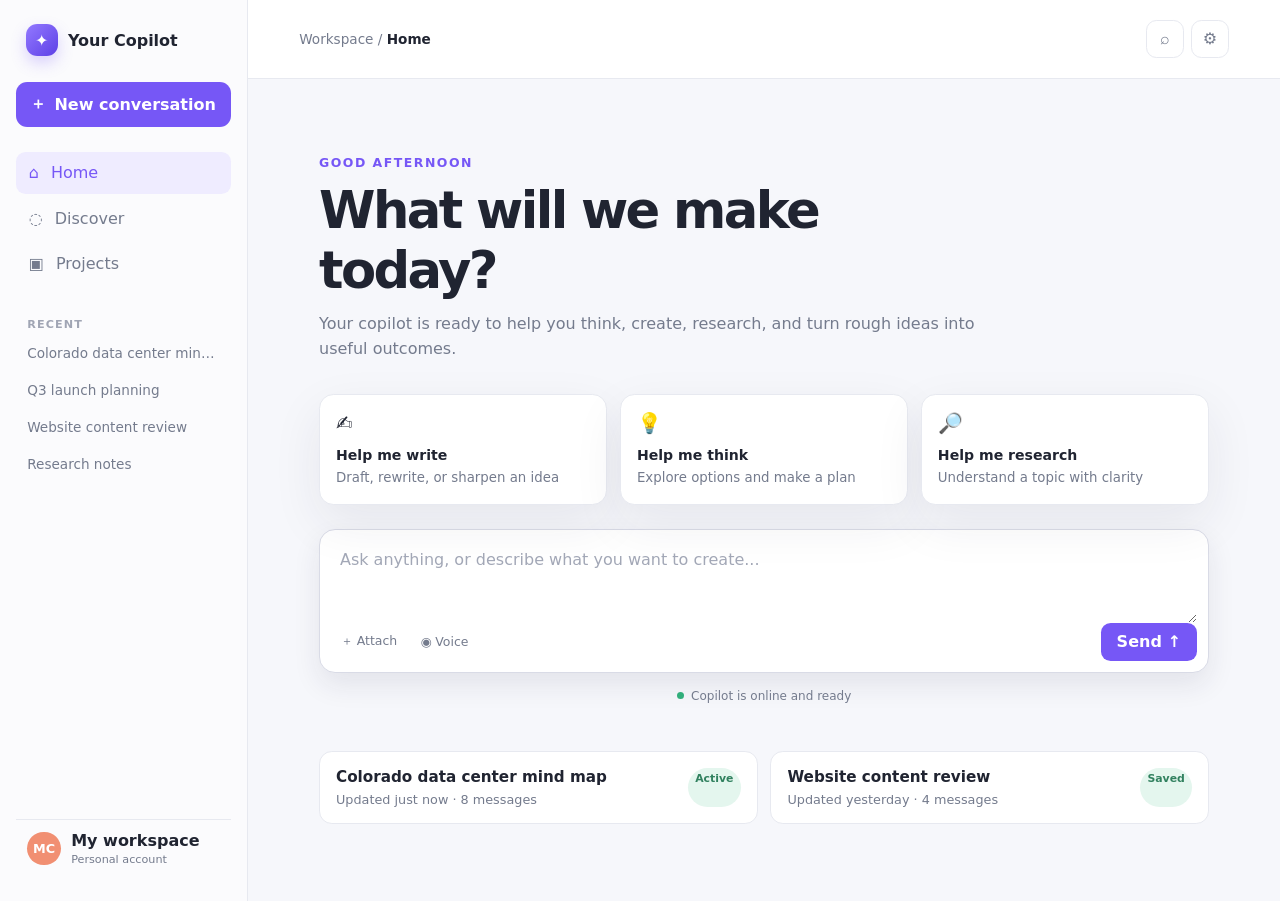
<file: your-copilot-app.html>
<!doctype html>
<html lang="en">
<head>
  <meta charset="utf-8">
  <meta name="viewport" content="width=device-width, initial-scale=1">
  <title>Your Copilot App</title>
  <style>
    :root {
      --bg: #f6f7fb;
      --panel: #fff;
      --ink: #202431;
      --muted: #747b8d;
      --line: #e7e9f0;
      --purple: #7657f6;
      --purple-soft: #efecff;
      --green: #31ae7b;
      --shadow: 0 18px 50px rgba(35, 36, 68, .08);
    }
    * { box-sizing: border-box; }
    body {
      margin: 0;
      color: var(--ink);
      background: var(--bg);
      font-family: Inter, ui-sans-serif, system-ui, -apple-system, BlinkMacSystemFont, "Segoe UI", sans-serif;
    }
    button, textarea { font: inherit; }
    button { cursor: pointer; }
    .app { display: grid; grid-template-columns: 248px 1fr; min-height: 100vh; }
    aside {
      display: flex;
      flex-direction: column;
      gap: 1.6rem;
      padding: 1.5rem 1rem;
      border-right: 1px solid var(--line);
      background: #fbfbfd;
    }
    .brand { display: flex; align-items: center; gap: .65rem; padding: 0 .6rem; font-weight: 800; }
    .brand-mark {
      display: grid; place-items: center; width: 2rem; height: 2rem;
      border-radius: .7rem; color: #fff; background: linear-gradient(135deg, #9379ff, #5d40e6);
      box-shadow: 0 7px 15px rgba(118,87,246,.25);
    }
    .new-chat {
      display: flex; align-items: center; gap: .55rem; width: 100%; padding: .75rem .85rem;
      border: 0; border-radius: .7rem; color: #fff; background: var(--purple); font-weight: 700;
    }
    nav { display: grid; gap: .25rem; }
    nav button {
      display: flex; align-items: center; gap: .75rem; width: 100%; padding: .7rem .8rem;
      border: 0; border-radius: .6rem; color: var(--muted); background: transparent; text-align: left;
    }
    nav button.active, nav button:hover { color: var(--purple); background: var(--purple-soft); }
    .section-label { margin: .5rem .7rem .35rem; color: #a0a5b4; font-size: .7rem; font-weight: 800; letter-spacing: .1em; text-transform: uppercase; }
    .recent { display: grid; gap: .2rem; }
    .recent button {
      overflow: hidden; padding: .55rem .7rem; border: 0; border-radius: .5rem; color: var(--muted);
      background: transparent; text-align: left; text-overflow: ellipsis; white-space: nowrap; font-size: .85rem;
    }
    .recent button:hover { background: #f0f0f6; color: var(--ink); }
    .profile { display: flex; align-items: center; gap: .65rem; margin-top: auto; padding: .7rem; border-top: 1px solid var(--line); }
    .avatar { display: grid; place-items: center; width: 2.1rem; height: 2.1rem; border-radius: 50%; color: #fff; background: #f18f72; font-size: .8rem; font-weight: 800; }
    .profile strong, .profile small { display: block; }
    .profile small { margin-top: .2rem; color: var(--muted); font-size: .7rem; }
    main { min-width: 0; }
    header {
      display: flex; align-items: center; justify-content: space-between; gap: 1rem;
      padding: 1.25rem clamp(1rem, 4vw, 4rem); border-bottom: 1px solid var(--line); background: var(--panel);
    }
    .crumb { color: var(--muted); font-size: .85rem; }
    .crumb strong { color: var(--ink); }
    .header-actions { display: flex; gap: .45rem; }
    .icon-button { width: 2.35rem; height: 2.35rem; border: 1px solid var(--line); border-radius: .65rem; color: var(--muted); background: #fff; }
    .workspace { max-width: 930px; margin: 0 auto; padding: clamp(2rem, 6vw, 5rem) 1.25rem; }
    .welcome { max-width: 680px; margin-bottom: 2rem; }
    .welcome .kicker { color: var(--purple); font-size: .78rem; font-weight: 800; letter-spacing: .12em; text-transform: uppercase; }
    h1 { margin: .6rem 0 .75rem; font-size: clamp(2rem, 5vw, 3.2rem); letter-spacing: -.05em; }
    .welcome p { margin: 0; color: var(--muted); line-height: 1.55; }
    .suggestions { display: grid; grid-template-columns: repeat(3, 1fr); gap: .8rem; margin-bottom: 1.5rem; }
    .suggestion { padding: 1rem; border: 1px solid var(--line); border-radius: .9rem; color: var(--ink); background: var(--panel); text-align: left; box-shadow: var(--shadow); }
    .suggestion:hover { border-color: #c9c0ff; transform: translateY(-2px); transition: .2s ease; }
    .suggestion span { display: block; margin-bottom: .8rem; font-size: 1.25rem; }
    .suggestion strong { display: block; margin-bottom: .25rem; font-size: .88rem; }
    .suggestion small { color: var(--muted); line-height: 1.4; }
    .composer { padding: .7rem; border: 1px solid #d9dbe6; border-radius: 1rem; background: var(--panel); box-shadow: 0 12px 28px rgba(35,36,68,.09); }
    textarea { display: block; width: 100%; min-height: 82px; padding: .55rem; resize: vertical; border: 0; outline: 0; color: var(--ink); background: transparent; }
    textarea::placeholder { color: #a2a7b6; }
    .composer-bottom { display: flex; align-items: center; justify-content: space-between; gap: 1rem; }
    .tools { display: flex; gap: .25rem; }
    .tool { padding: .45rem .6rem; border: 0; border-radius: .5rem; color: var(--muted); background: transparent; font-size: .78rem; }
    .tool:hover { background: var(--bg); color: var(--ink); }
    .send { padding: .58rem 1rem; border: 0; border-radius: .6rem; color: #fff; background: var(--purple); font-weight: 700; }
    .status { display: flex; justify-content: center; gap: .45rem; margin-top: 1rem; color: var(--muted); font-size: .75rem; }
    .status i { width: .45rem; height: .45rem; margin-top: .2rem; border-radius: 50%; background: var(--green); }
    .projects { display: grid; grid-template-columns: 1fr 1fr; gap: .8rem; margin-top: 3rem; }
    .project { padding: 1rem; border: 1px solid var(--line); border-radius: .8rem; background: var(--panel); }
    .project-top { display: flex; justify-content: space-between; gap: 1rem; }
    .project h2 { margin: 0; font-size: .95rem; }
    .project p { margin: .4rem 0 0; color: var(--muted); font-size: .8rem; }
    .badge { padding: .25rem .45rem; border-radius: 999px; color: #31815f; background: #e4f6ee; font-size: .68rem; font-weight: 700; }
    @media (max-width: 760px) {
      .app { grid-template-columns: 1fr; }
      aside { display: none; }
      header { padding: 1rem; }
      .suggestions, .projects { grid-template-columns: 1fr; }
    }
  </style>
</head>
<body>
  <div class="app">
    <aside>
      <div class="brand"><span class="brand-mark">✦</span> Your Copilot</div>
      <button class="new-chat">＋ <span>New conversation</span></button>
      <nav aria-label="Primary navigation">
        <button class="active">⌂ <span>Home</span></button>
        <button>◌ <span>Discover</span></button>
        <button>▣ <span>Projects</span></button>
      </nav>
      <div>
        <div class="section-label">Recent</div>
        <div class="recent">
          <button>Colorado data center mind map</button>
          <button>Q3 launch planning</button>
          <button>Website content review</button>
          <button>Research notes</button>
        </div>
      </div>
      <div class="profile"><span class="avatar">MC</span><div><strong>My workspace</strong><small>Personal account</small></div></div>
    </aside>

    <main>
      <header>
        <div class="crumb">Workspace <span>/</span> <strong>Home</strong></div>
        <div class="header-actions"><button class="icon-button" aria-label="Search">⌕</button><button class="icon-button" aria-label="Settings">⚙</button></div>
      </header>
      <section class="workspace">
        <div class="welcome">
          <div class="kicker">Good afternoon</div>
          <h1>What will we make today?</h1>
          <p>Your copilot is ready to help you think, create, research, and turn rough ideas into useful outcomes.</p>
        </div>

        <div class="suggestions">
          <button class="suggestion"><span>✍️</span><strong>Help me write</strong><small>Draft, rewrite, or sharpen an idea</small></button>
          <button class="suggestion"><span>💡</span><strong>Help me think</strong><small>Explore options and make a plan</small></button>
          <button class="suggestion"><span>🔎</span><strong>Help me research</strong><small>Understand a topic with clarity</small></button>
        </div>

        <form class="composer" onsubmit="return false">
          <textarea placeholder="Ask anything, or describe what you want to create..." aria-label="Message"></textarea>
          <div class="composer-bottom">
            <div class="tools"><button class="tool" type="button">＋ Attach</button><button class="tool" type="button">◉ Voice</button></div>
            <button class="send" type="submit">Send ↑</button>
          </div>
        </form>
        <div class="status"><i></i> Copilot is online and ready</div>

        <div class="projects">
          <div class="project"><div class="project-top"><div><h2>Colorado data center mind map</h2><p>Updated just now · 8 messages</p></div><span class="badge">Active</span></div></div>
          <div class="project"><div class="project-top"><div><h2>Website content review</h2><p>Updated yesterday · 4 messages</p></div><span class="badge">Saved</span></div></div>
        </div>
      </section>
    </main>
  </div>
</body>
</html>
</file>
